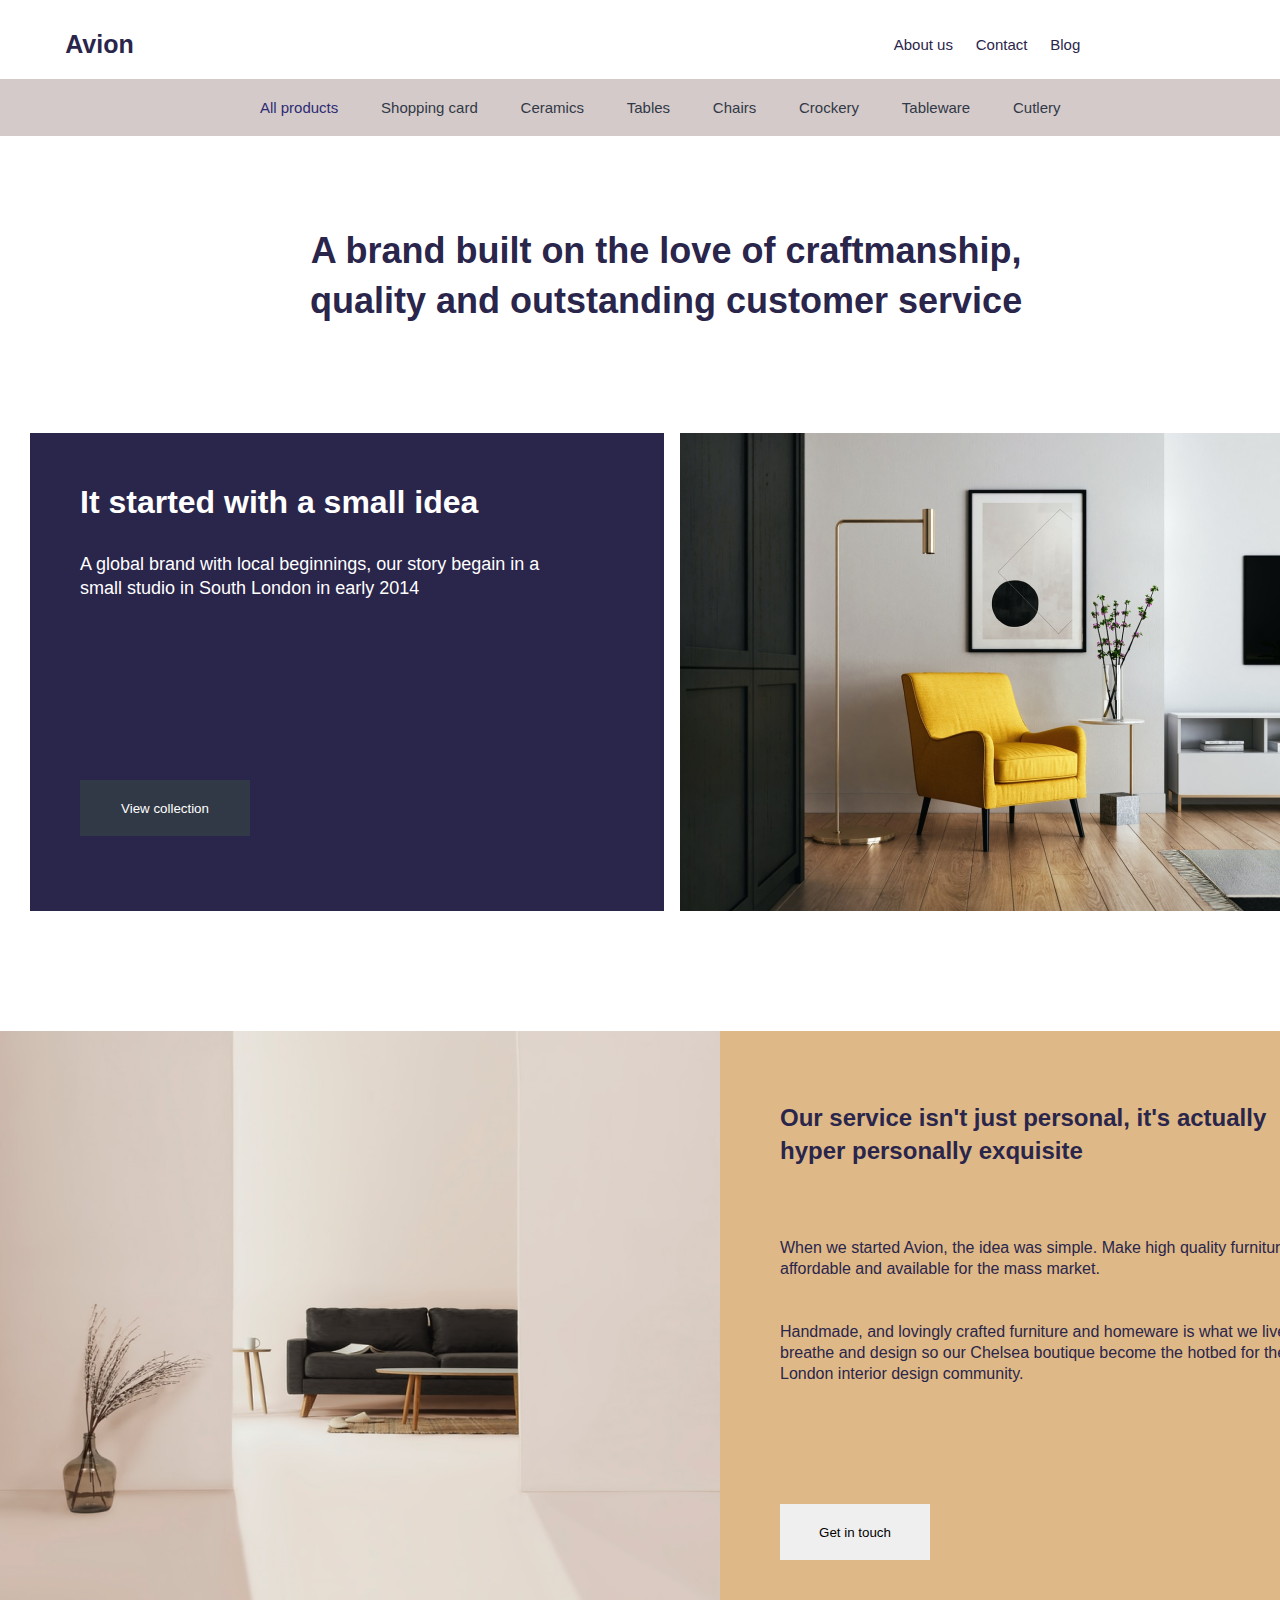
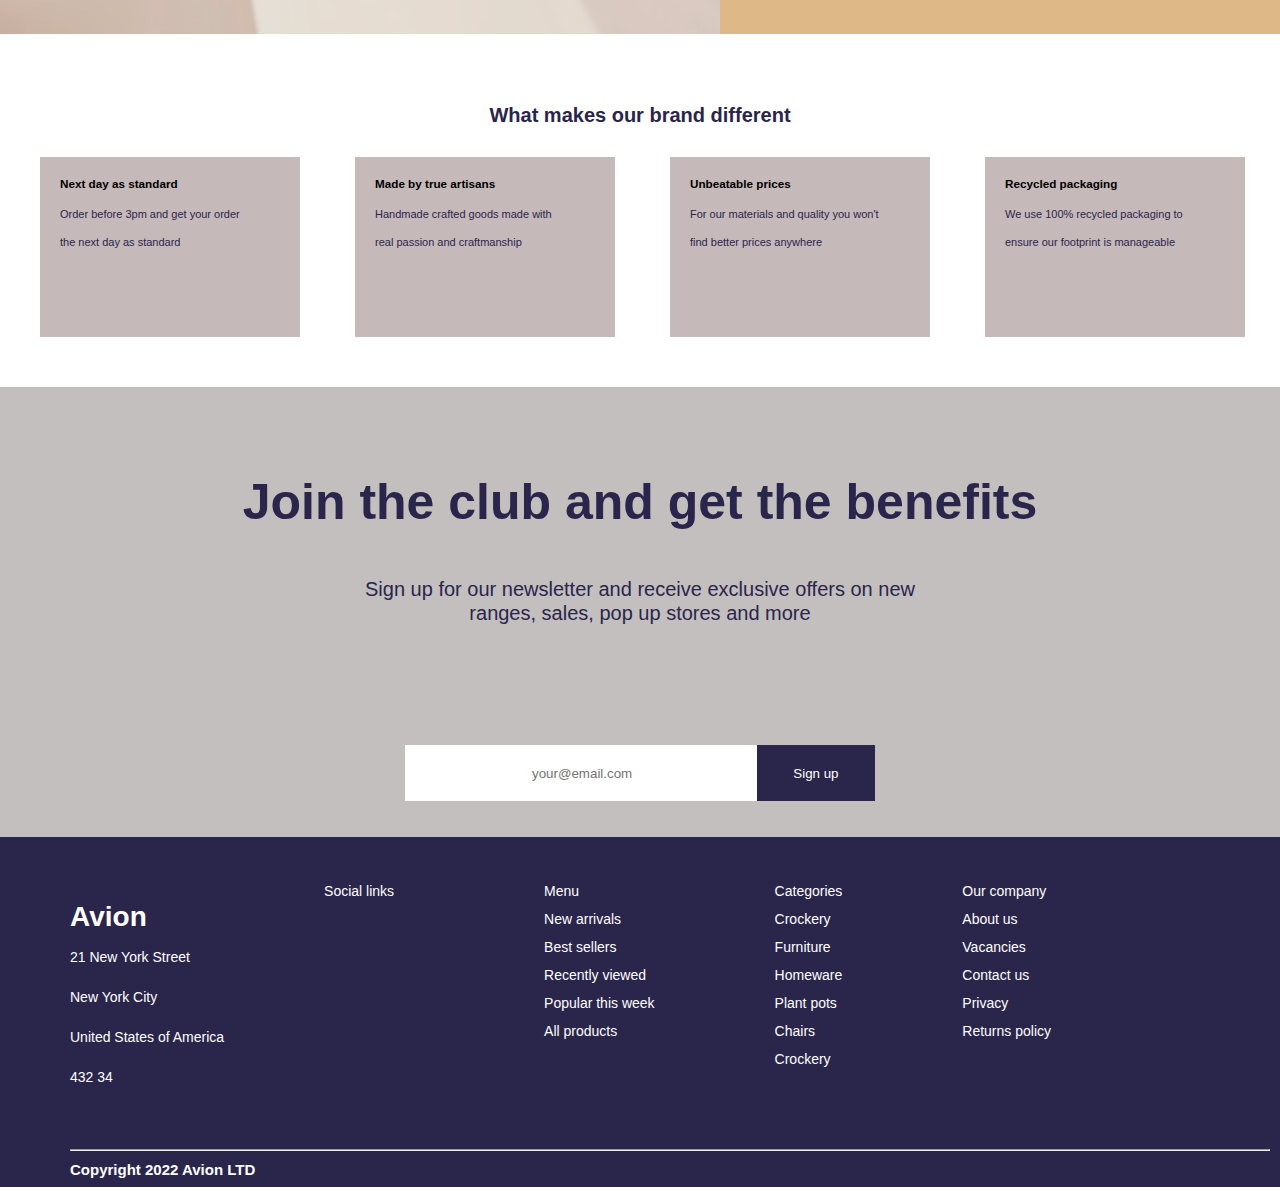
<file: about.html>
<!DOCTYPE html>
<html lang="en">
<head>
    <meta charset="UTF-8">
    <meta name="viewport" content="width=device-width, initial-scale=1.0">
    <link rel="stylesheet" href="https://cdnjs.cloudflare.com/ajax/libs/font-awesome/6.4.0/css/all.min.css"
    integrity="sha512-iecdLmaskl7CVkqkXNQ/ZH/XLlvWZOJyj7Yy7tcenmpD1ypASozpmT/E0iPtmFIB46ZmdtAc9eNBvH0H/ZpiBw=="
    crossorigin="anonymous" referrerpolicy="no-referrer" />
    <link rel="stylesheet" href="./css2/style.css">
    <title>Avion About</title>
</head>
<body>
     <!--about section-->
     <header class="about" id="about">
        <div class="header1">  
            <a href="#" id="logo">Avion</a>
            <ul>
        <a href="#about us">About us</a>
        <a href="#contact">Contact</a>
        <a href="#blog">Blog</a>
        <i class="fa-solid fa-magnifying-glass" id="search-icon"></i>  
        <i class="fa-solid fa-cart-shopping" id="cart"></i>
        <i class="fa-regular fa-circle-user" id="user"></i>
        </ul>
    </div>

        <nav class="navbar">
            <ul>
            <a href="#all products"  class="active">All products</a>
            <a href="/avion shop/">Shopping card</a>
            <a href="#ceramics">Ceramics</a>
            <a href="#tables">Tables</a>
            <a href="#chairs">Chairs</a>
            <a href="#crockery">Crockery</a>
            <a href="#tableware">Tableware</a>
            <a href="#cutlery">Cutlery</a>
            </ul>
        </nav>
        </header>
        <!--page header-->
        <section class="page-header">
           <div class="page-content">
             <h1>A brand built on the love of craftmanship,<br>
                quality and outstanding customer service</h1>
           </div>
        </section>
        <!--section features-->
        <section class="features">
            <div class="features-box">
                <h1>It started with a small idea</h1>
                <p>A global brand with local beginnings, our story begain in a <br>small studio in South London in early 2014</p>
                <button class="view">View collection</button>
                <img class="img1" src="/Image Block.png" alt="photo">
            </div>
        </section>
        <!--section features2-->
        <section class="features2" id="features2">
            <img class="img2" src="/Image (1).png" alt="photo">
         <div class="features2-box">
         <h1>Our service isn't just personal, it's actually<br>
            hyper personally exquisite</h1>
            <p>When we started Avion, the idea was simple. Make high quality furniture <br> affordable and available for the mass market. <br>
                <br>
                <br>
                Handmade, and lovingly crafted furniture and homeware is what we live,<br> breathe and design so our Chelsea boutique become the hotbed for the<br> London interior design community.</p>
              <button class="get">Get in touch</button>
            </div>
        </section>
        <!--features3 section-->
        <section class="features3">
             <h2>What makes our brand different</h2>
            <div class="features3-content">
                <div class="features3-box">
                    <i class="fa-regular fa-share-from-square"></i>
                    <h3>Next day as standard</h3>
                    <p>Order before 3pm and get your order<br>
                        the next day as standard</p>
                </div>
                <div class="features3-box">
                    <i class="fa-regular fa-circle-check"></i>
                    <h3>Made by true artisans</h3>
                    <p>Handmade crafted goods made with<br>
                        real passion and craftmanship</p>
                </div>
                <div class="features3-box">
                    <i class="fa-regular fa-credit-card"></i>
                    <h3>Unbeatable prices</h3>
                    <p>For our materials and quality you won't<br> find better prices anywhere</p>
                </div>
                <div class="features3-box">
                    <i class="fa-solid fa-seedling"></i>
                    <h3>Recycled packaging</h3>
                    <p>We use 100% recycled packaging to <br> ensure our footprint is manageable</p>
                </div>
        </div>
        </section>
        <!--email section-->
         <section class="email-content">
        <div id="div- box">
            <h1>Join the club and get the benefits</h1>
            <p>Sign up for our newsletter and receive exclusive offers on new <br>ranges, sales, pop up stores and more</p>
            <input type="text"  placeholder="your@email.com">
            <button class="sign">Sign up</button>
        </div>
      </section>
     <!--footer section-->
       <footer class="footer">
        <div class="footer-content">
            <div class="foot1">
                <li><h1>Avion</h1></li>
                <li>21 New York Street</li>
                <li>New York City</li>
                <li>United States of America</li>
                <li>432 34</li>
            </div>
            <div class="foot2">
                <li>Social links</li>
                <i class="fa-brands fa-linkedin"></i>
                <i class="fa-brands fa-square-facebook"></i>
                <i class="fa-brands fa-instagram"></i>
                <i class="fa-brands fa-skype"></i>
                <i class="fa-brands fa-twitter"></i>
                <i class="fa-brands fa-pinterest"></i>
            </div>

        <div class="foot">
            <li>Menu</li>
            <li>New arrivals</li>
            <li>Best sellers</li>
            <li>Recently viewed</li>
            <li>Popular this week</li>
            <li>All products</li>
        </div>
        <div class="foot">
            <li>Categories</li>
            <li>Crockery</li>
            <li>Furniture</li>
            <li>Homeware</li>
            <li>Plant pots</li>
            <li>Chairs</li>
            <li>Crockery</li>
        </div>
        <div class="foot">
            <li>Our company</li>
            <li>About us</li>
            <li>Vacancies</li>
            <li>Contact us</li>
            <li>Privacy</li>
            <li>Returns policy</li>
        </div>
        </div>
        <br>
        <br>
        <hr class="end">
        <h2 class="ltd">Copyright 2022 Avion LTD</h2>
      </footer>
</body>
</html>
</file>
<file: css2/style.css>
* {
  margin: 0;
  padding: 0;
  box-sizing: border-box;
  font-family: sans-serif;
}

:root {
  --bg-color:#fff;
  --second-bg-color:black;
  --text-color:#323946;
  --text-color3:#2A254B;
  --main-color:rgb(45, 44, 115);
}

html {
  font-size: 62.5%;
}

.about {
  position: relative;
  width: 1423px;
  padding: 2rem 9%;
  background: var(--bg-color);
  align-items: center;
  margin-left: -80px;
}

.header1 {
  display: flex;
  align-items: center;
  top: 0;
  left: 0;
}

#logo {
  font-size: 2.5rem;
  color: var(--text-color3);
  font-weight: 600;
  cursor: default;
  text-decoration: none;
  margin-left: 20px;
  line-height: 29px;
}

.header1 a {
  font-size: 1.5rem;
  color: var(--text-color3);
  padding: 10px;
  transition: 3s;
  text-decoration: none;
}

.header1 ul {
  color: var(--text-color3);
  margin-left: 740px;
}

ul i {
  padding: 10px;
  font-size: 1.4rem;
}

.header1 a:hover {
  color: var(--main-color);
}

.navbar {
  width: 1410px;
  margin-left: -100px;
  margin-top: 10px;
  display: flex;
  align-items: center;
  text-align: center;
  justify-content: center;
  padding: 2rem;
  color: var(--text-color3);
  background-color: rgb(212, 202, 202);
}

.navbar a {
  font-size: 1.5rem;
  color: var(--text-color);
  margin-left: 4rem;
  transition: 3s;
  text-decoration: none;
}

.navbar a:hover,
.navbar a.active {
  color: var(--main-color);
}

#search-icon {
  margin-left: 10px;
}

.page-header {
  height: 277px;
}

.page-content {
  display: flex;
  position: relative;
  text-align: center;
  align-items: center;
}

.page-content h1 {
  padding-top: 7rem;
  margin-left: 31rem;
  font-size: 36px;
  line-height: 50px;
  color: var(--text-color3);
}

.features {
  width: 1340px;
  height: 598px;
}

.features-box {
  width: 634px;
  height: 478px;
  margin-left: 3rem;
  background: var(--text-color3);
}

.features-box h1 {
  margin-left: 5rem;
  padding-top: 5rem;
  font-size: 32px;
  line-height: 39px;
  color: var(--bg-color);
}

.features-box p {
  margin-left: 5rem;
  padding-top: 3rem;
  font-size: 18px;
  line-height: 24px;
  color: var(--bg-color);
}

.view {
  width: 170px;
  height: 56px;
  padding: 16px 32px 16px 32px;
  border: none;
  margin-left: 5rem;
  margin-top: 18rem;
  background-color: var(--text-color);
  color: var(--bg-color);
  transition: 3s ease;
}

.view:hover {
  background-color: gray;
}

.img1 {
  margin-left: 650px;
  margin-top: -403px;
}

#features2 {
  height: 603px;
}

.img2 {
  width: 720px;
  height: 603px;
}

.features2-box {
  width: 620px;
  background: burlywood;
  height: 603px;
  margin-left: 720px;
  margin-top: -605px;
}

.features2-box h1 {
  padding-top: 7rem;
  margin-left: 6rem;
  font-size: 24px;
  line-height: 33px;
  color: var(--text-color3);
}

.features2-box p {
  padding-top: 7rem;
  margin-left: 6rem;
  font-size: 16px;
  line-height: 21px;
  color: var(--text-color3);
}

.get {
  margin-top: 12rem;
  margin-left: 6rem;
  width: 150px;
  height: 56px;
  padding: 16px 32px 16px 32px;
  border: none;
  transition: 3s ease;
}

.get:hover {
  background-color: gray;
}

.features3-content {
  position: relative;
  display: flex;
  justify-content: center;
  align-items: center;
  margin-left: -5rem;
}

.features3 h2 {
  margin-top: 7rem;
  font-size: 2rem;
  text-align: center;
  color: #2A254B;
}

.features3-content .features3-box {
  position: relative;
  width: 260px;
  height: 180px;
  padding: 2rem;
  transition: 0.5s ease;
  margin-left: 55px;
  border: none;
  margin-top: 3rem;
  align-items: center;
  background-color: rgb(197, 185, 185);
}

.features3-box i {
  margin-top: 2rem;
  font-size: 1.5rem;
  color: #2A254B;
}

.feature3-box h3 {
  font-size: 1.6rem;
  color: #2A254B;
  line-height: 24px;
}

.features3-box p {
  font-size: 1.1rem;
  margin: 1rem 0 3rem;
  color: #2A254B;
  line-height: 28px;
}

.email-content {
  position: relative;
  background: rgb(195, 191, 191);
  height: 450px;
  margin-top: 5rem;
  text-align: center;
}

#div-box {
  position: relative;
  width: 800px;
  height: 364px;
  background: #fff;
}

.email-content h1 {
  font-size: 5rem;
  padding-top: 9rem;
  color: #2A254B;
  line-height: 50px;
}

.email-content p {
  font-size: 2rem;
  padding-top: 5rem;
  line-height: 24px;
  color: #2A254B;
}

.sign {
  width: 118px;
  height: 56px;
  background: rgb(42, 37, 75);
  border: none;
  color: #fff;
  margin-left: -5px;
  margin-top: 12rem;
}

input {
  width: 354px;
  height: 56px;
  align-items: center;
  text-align: center;
  border: none;
}

.footer {
  height: 350px;
  background: #2A254B;
}

.footer-content {
  position: relative;
  display: flex;
  list-style: none;
  padding-top: 4rem;
}

.foot {
  line-height: 28px;
  font-size: 14px;
  color: #fff;
  padding-left: 12rem;
}

.foot1 {
  line-height: 28px;
  font-size: 14px;
  color: #fff;
  padding-left: 7rem;
}

.foot1 h1 {
  margin-top: 2rem;
}

.foot1 li {
  line-height: 40px;
}

.foot2 {
  line-height: 28px;
  font-size: 14px;
  color: #fff;
  padding-left: 8rem;
}

.foot2 i {
  padding-left: 2rem;
}

.foot2 li {
  margin-left: 2rem;
}

.f {
  background-color: #323946;
  width: 509px;
  height: 56px;
  border: none;
  color: #fff;
}

.s {
  height: 56px;
  background: #fff;
  color: #2A254B;
  padding: 16px 32px 16px 32px;
  border: none;
  margin-left: -3px;
  margin-top: 2rem;
}

.ltd {
  color: #fff;
  font-size: 15px;
  margin-top: 1rem;
  margin-left: 7rem;
}

.end {
  margin-left: 7rem;
  margin-top: 3rem;
  width: 1200px;
  color: rgb(140, 140, 187);
}

.social-links {
  color: #fff;
  display: flex;
  gap: 3rem;
  font-size: 15px;
  padding: 2rem;
  margin-left: 2rem;
}

/*# sourceMappingURL=style.css.map */
</file>
